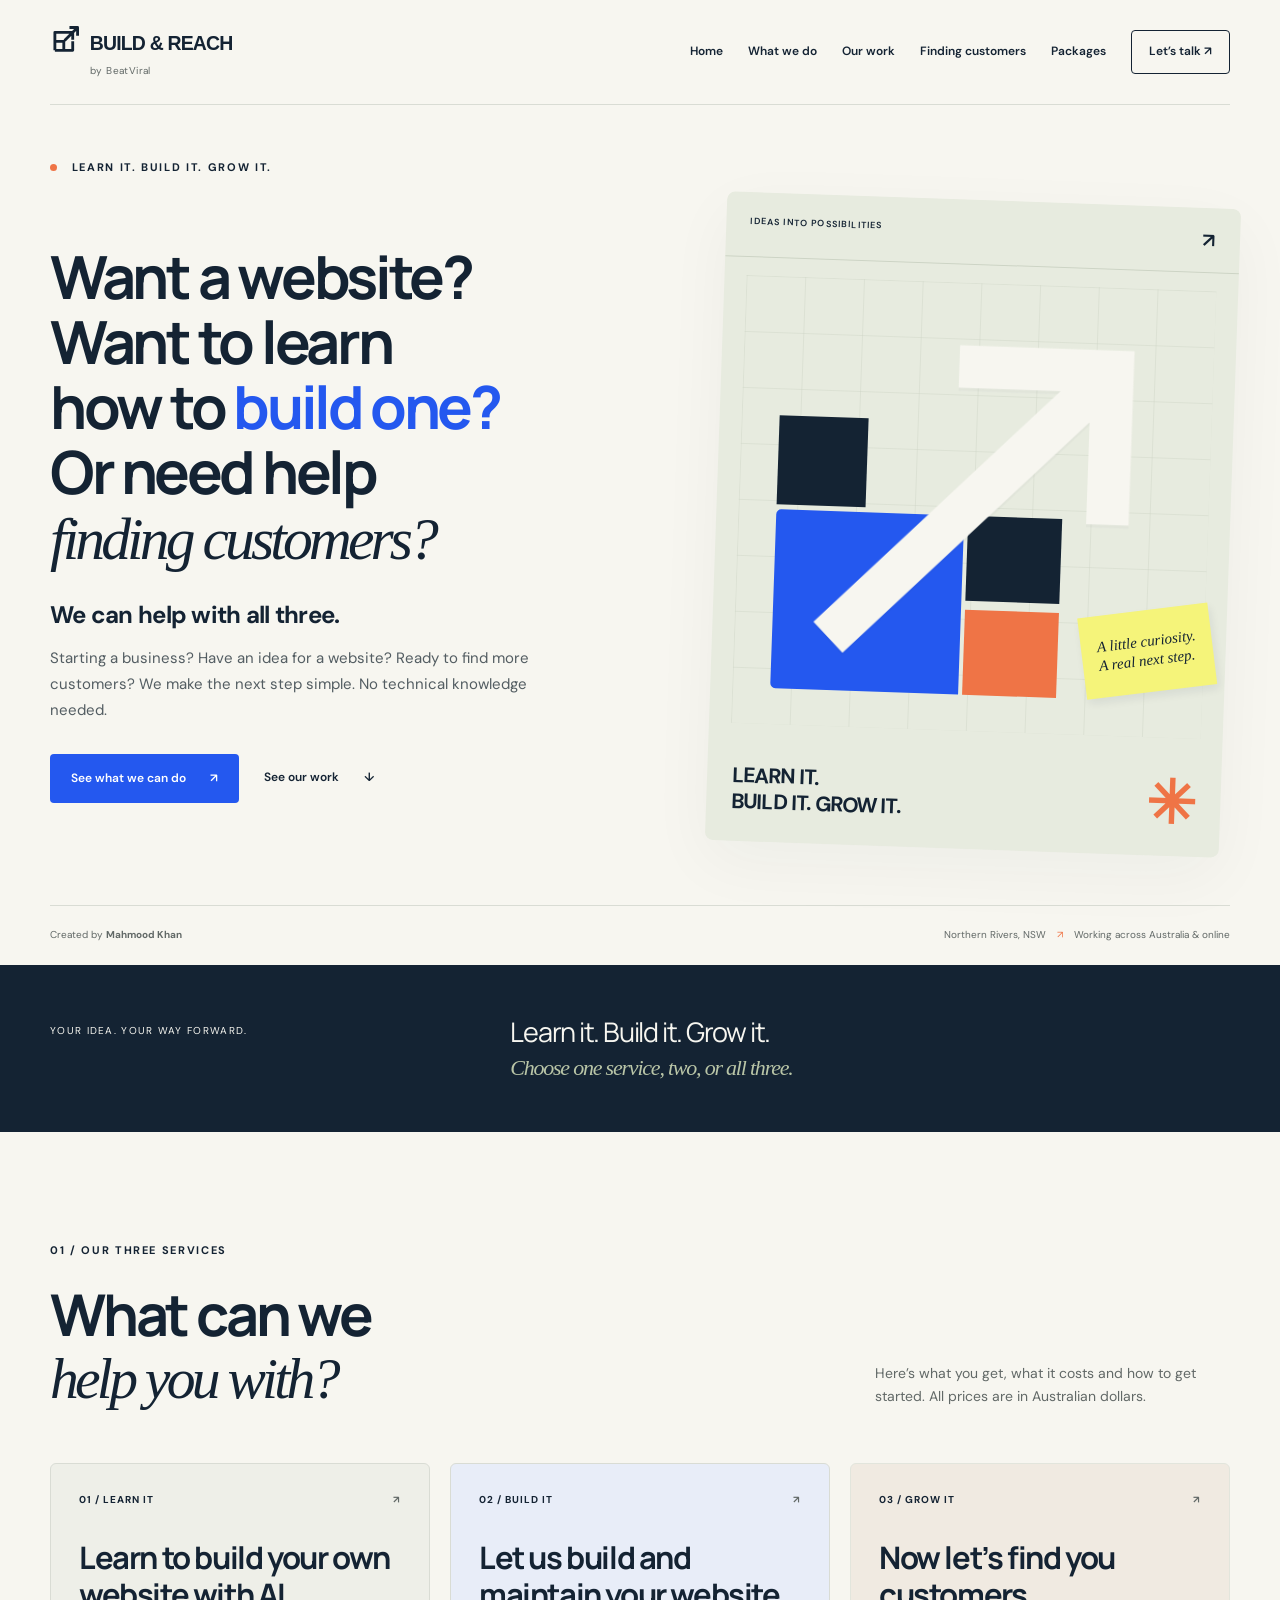
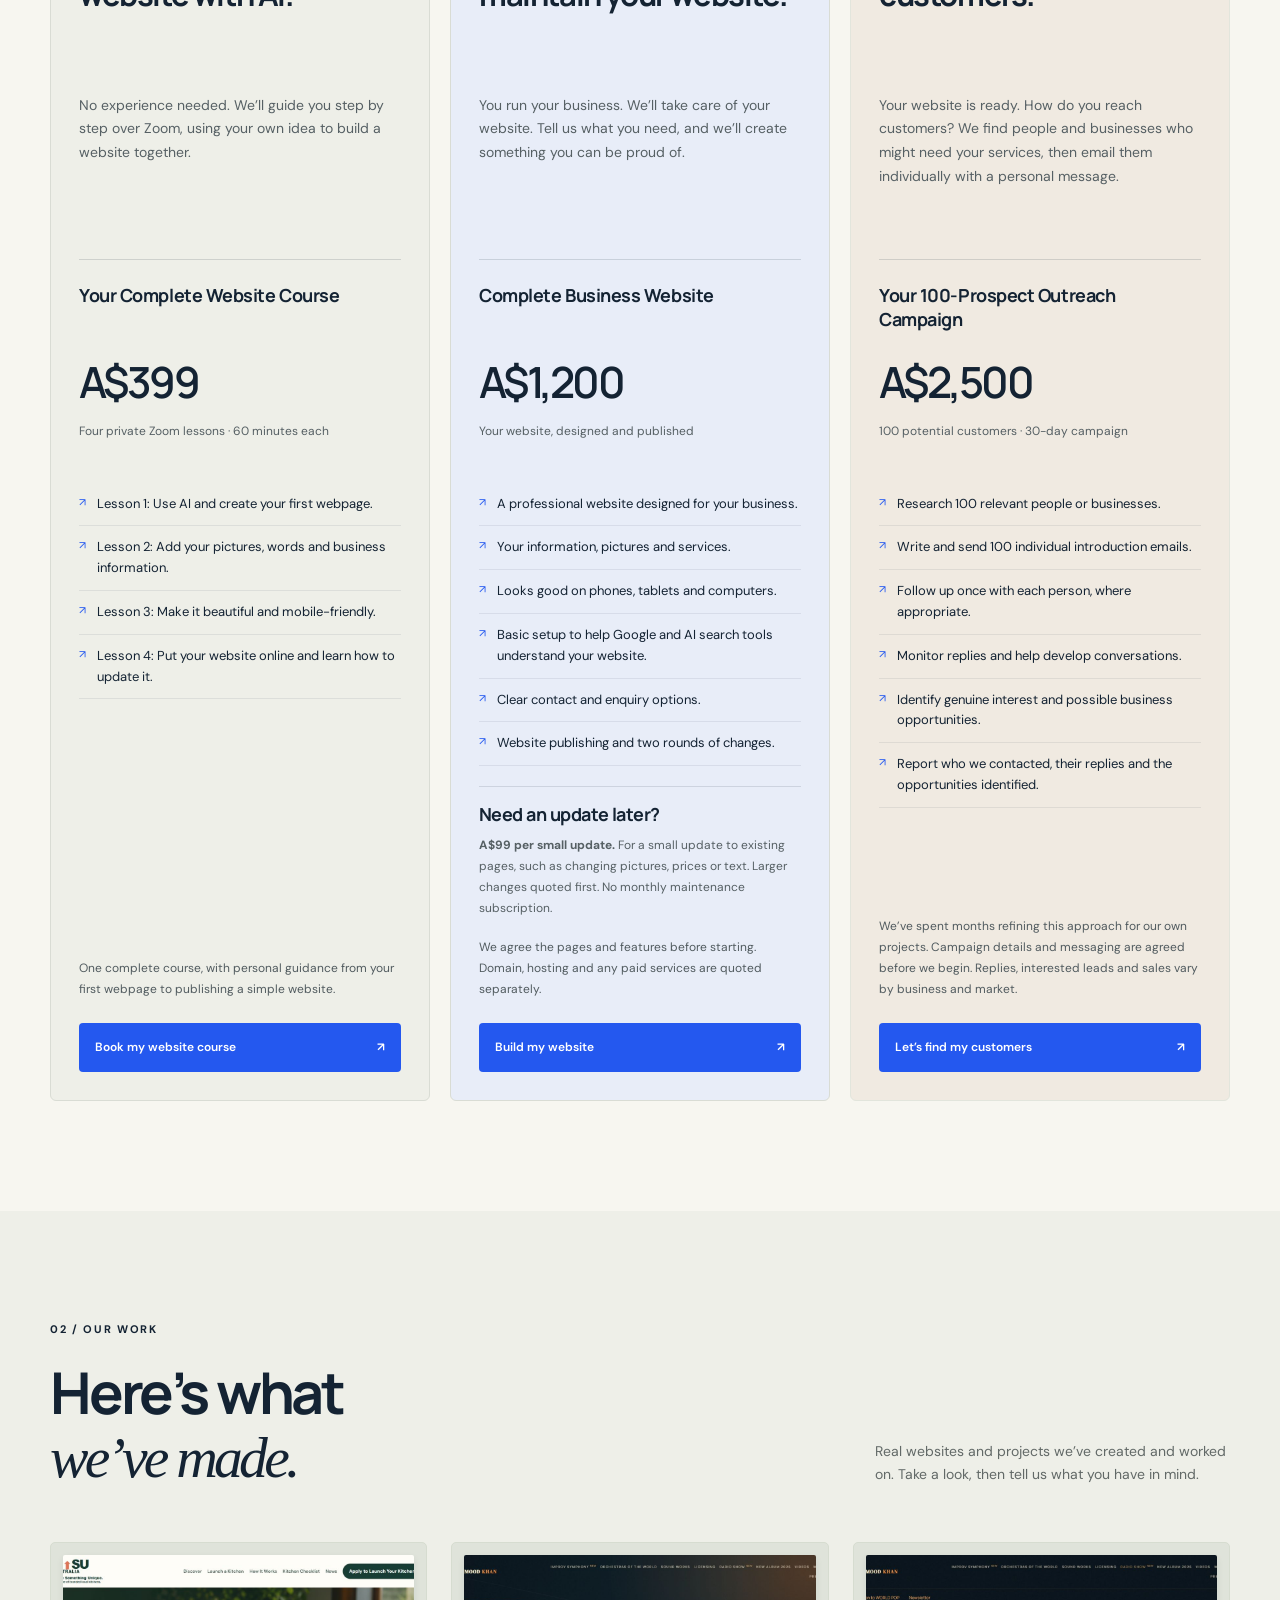
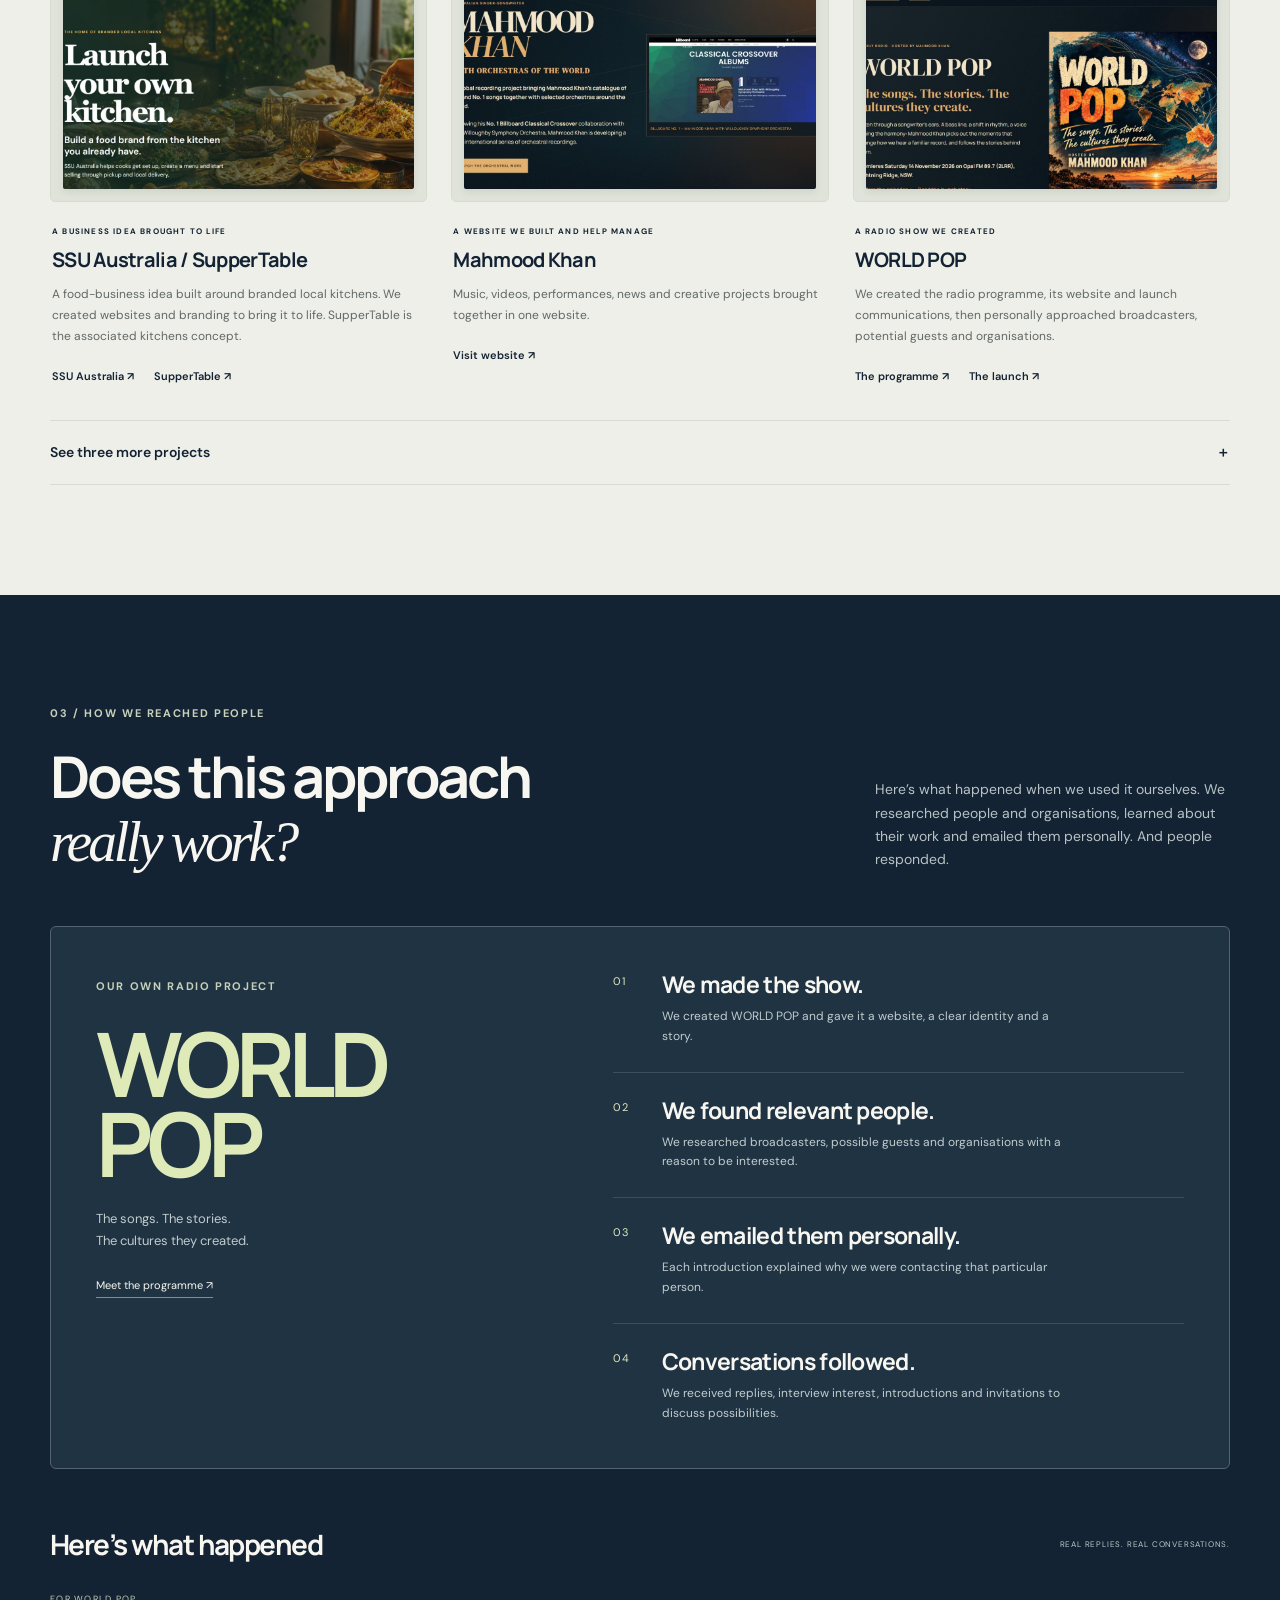
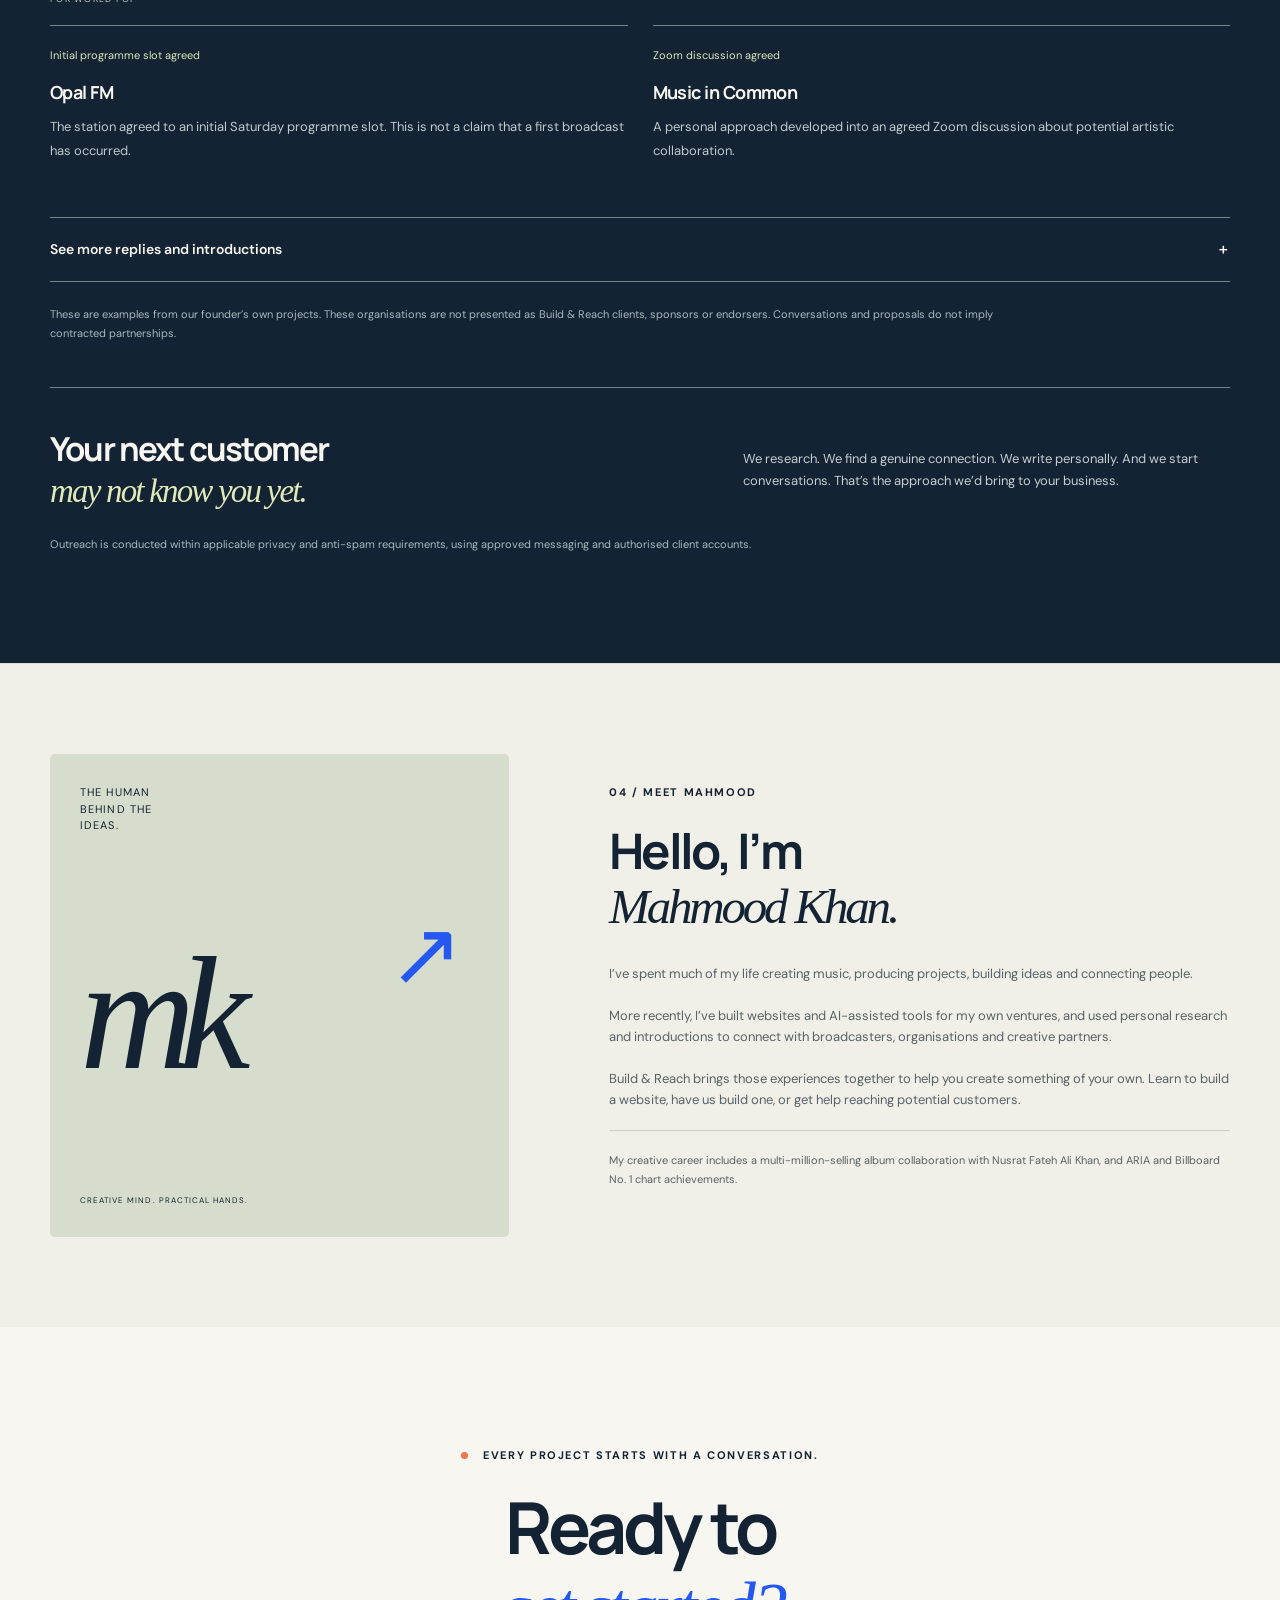
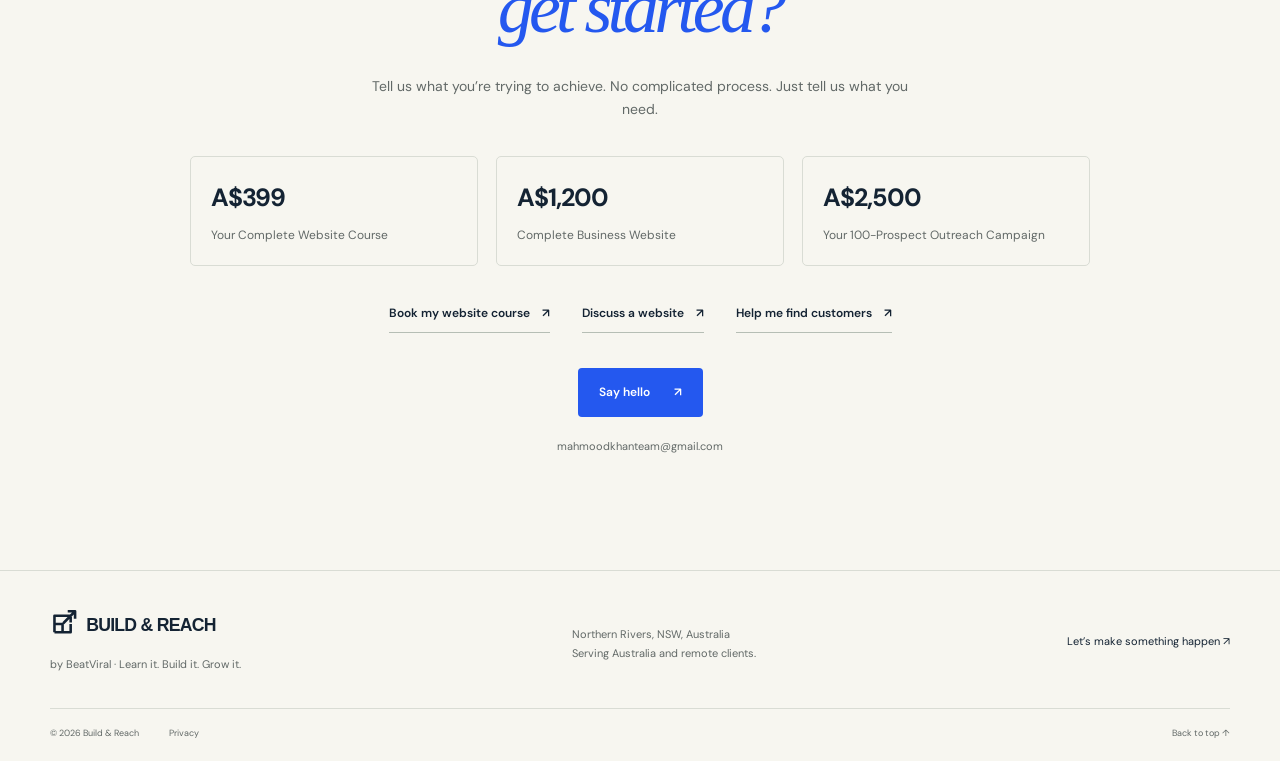
<file: index.html>
<!doctype html><html lang="en-AU"><head><meta charset="utf-8"><meta name="viewport" content="width=device-width,initial-scale=1"><meta name="theme-color" content="#f7f6f0"><title>Build & Reach | AI Website Training, Web Design & Business Outreach Australia</title><meta name="description" content="Learn to build your own website, let us build one for you, or get help finding customers. Clear packages. Northern Rivers, serving Australia and online."><link rel="canonical" href="https://beatviral.github.io/build-and-reach/"><meta property="og:type" content="website"><meta property="og:title" content="Build & Reach — Learn it. Build it. Grow it."><meta property="og:description" content="Practical AI lessons, thoughtful websites and meaningful business introductions."><meta property="og:url" content="https://beatviral.github.io/build-and-reach/"><meta property="og:image" content="https://beatviral.github.io/build-and-reach/assets/social.png"><meta name="twitter:card" content="summary_large_image"><meta name="twitter:title" content="Build & Reach"><meta name="twitter:description" content="Learn it. Build it. Grow it."><meta name="twitter:image" content="https://beatviral.github.io/build-and-reach/assets/social.png"><link rel="icon" href="assets/favicon.svg" type="image/svg+xml"><link rel="stylesheet" href="styles.css"><script src="app.js" defer></script><script type="application/ld+json">{"@context":"https://schema.org","@type":"ProfessionalService","name":"Build & Reach","url":"https://beatviral.github.io/build-and-reach/","image":"https://beatviral.github.io/build-and-reach/assets/social.png","email":"mahmoodkhanteam@gmail.com","founder":{"@type":"Person","name":"Mahmood Khan"},"areaServed":"Australia","address":{"@type":"PostalAddress","addressRegion":"NSW","addressCountry":"AU"},"description":"Personal AI education, website development and research-led business outreach."}</script></head><body><a class="skip" href="#main">Skip to content</a><header class="header wrap"><a href="#home" aria-label="Build and Reach home"><span class="brand-lockup"><img class="logo" src="assets/logo-dark.svg" width="285" height="44" alt="Build & Reach"><span>by BeatViral</span></span></a><button class="menu-toggle" aria-expanded="false" aria-controls="navigation">Menu <span>＋</span></button><nav id="navigation" aria-label="Main navigation"><a href="#home">Home</a><a href="#services">What we do</a><a href="#work">Our work</a><a href="#outreach">Finding customers</a><a href="#packages">Packages</a><a class="nav-contact" href="#contact">Let’s talk ↗</a></nav></header><main id="main"><section class="hero wrap" id="home"><div class="eyebrow"><span class="dot"></span> LEARN IT. BUILD IT. GROW IT.</div><div class="hero-grid"><div><h1>Want a website?<br>Want to learn<br>how to <span class="blue">build one?</span><br>Or need help<br><span class="serif">finding customers?</span></h1><p class="hero-answer">We can help with all three.</p><p class="hero-copy">Starting a business? Have an idea for a website? Ready to find more customers? We make the next step simple. No technical knowledge needed.</p><div class="hero-actions"><a class="button" href="#services">See what we can do <span>↗</span></a><a class="text-link" href="#work">See our work <span>↓</span></a></div></div><div class="hero-art" role="img" aria-label="Original illustration: structured building blocks connect with an outward arrow, representing learning, building and growth"><div class="art-top">IDEAS INTO POSSIBILITIES <span>↗</span></div><div class="art-grid"><div class="block b1"></div><div class="block b2"></div><div class="block b3"></div><div class="block b4"></div><svg viewBox="0 0 400 400" class="art-arrow" aria-hidden="true"><path d="M74 321 320 75M183 75h137v137" fill="none" stroke="#f7f6f0" stroke-width="38" stroke-linejoin="miter"/></svg><div class="art-sticker">A little curiosity.<br>A real next step.</div></div><div class="art-bottom"><span>LEARN IT.<br>BUILD IT. GROW IT.</span><span class="art-star">✳</span></div></div></div><div class="hero-foot"><p>Created by <strong>Mahmood Khan</strong></p><p>Northern Rivers, NSW <span>↗</span> Working across Australia & online</p></div></section><div class="manifesto"><div class="wrap"><span>YOUR IDEA. YOUR WAY FORWARD.</span><p>Learn it. Build it. Grow it.<br><em>Choose one service, two, or all three.</em></p></div></div><section class="section wrap" id="services"><div class="section-heading"><div><p class="eyebrow">01 / OUR THREE SERVICES</p><h2>What can we<br><span class="serif">help you with?</span></h2></div><p>Here’s what you get, what it costs and how to get started. All prices are in Australian dollars.</p></div><div id="packages" class="services simple-services"><article class="service package">
      <div class="card-top"><span>01 / LEARN IT</span><span aria-hidden="true">↗</span></div>
      <h3>Learn to build your own website with AI.</h3>
      <p class="service-intro">No experience needed. We’ll guide you step by step over Zoom, using your own idea to build a website together.</p>
      <div class="service-package"><h4>Your Complete Website Course</h4><div class="price">A$399</div><p class="price-unit">Four private Zoom lessons · 60 minutes each</p></div>
      <ul><li>Lesson 1: Use AI and create your first webpage.</li><li>Lesson 2: Add your pictures, words and business information.</li><li>Lesson 3: Make it beautiful and mobile-friendly.</li><li>Lesson 4: Put your website online and learn how to update it.</li></ul>
      <p class="package-note">One complete course, with personal guidance from your first webpage to publishing a simple website.</p>
      <a class="button" href="mailto:mahmoodkhanteam@gmail.com?subject=Book%20my%20website%20course">Book my website course<span aria-hidden="true">↗</span></a>
    </article><article class="service package">
      <div class="card-top"><span>02 / BUILD IT</span><span aria-hidden="true">↗</span></div>
      <h3>Let us build and maintain your website.</h3>
      <p class="service-intro">You run your business. We’ll take care of your website. Tell us what you need, and we’ll create something you can be proud of.</p>
      <div class="service-package"><h4>Complete Business Website</h4><div class="price">A$1,200</div><p class="price-unit">Your website, designed and published</p></div>
      <ul><li>A professional website designed for your business.</li><li>Your information, pictures and services.</li><li>Looks good on phones, tablets and computers.</li><li>Basic setup to help Google and AI search tools understand your website.</li><li>Clear contact and enquiry options.</li><li>Website publishing and two rounds of changes.</li></ul>
      <div class="update-offer"><h4>Need an update later?</h4><p><strong>A$99 per small update.</strong> For a small update to existing pages, such as changing pictures, prices or text. Larger changes quoted first. No monthly maintenance subscription.</p></div><p class="package-note">We agree the pages and features before starting. Domain, hosting and any paid services are quoted separately.</p>
      <a class="button" href="mailto:mahmoodkhanteam@gmail.com?subject=Build%20my%20website">Build my website<span aria-hidden="true">↗</span></a>
    </article><article class="service package">
      <div class="card-top"><span>03 / GROW IT</span><span aria-hidden="true">↗</span></div>
      <h3>Now let’s find you customers.</h3>
      <p class="service-intro">Your website is ready. How do you reach customers? We find people and businesses who might need your services, then email them individually with a personal message.</p>
      <div class="service-package"><h4>Your 100-Prospect Outreach Campaign</h4><div class="price">A$2,500</div><p class="price-unit">100 potential customers · 30-day campaign</p></div>
      <ul><li>Research 100 relevant people or businesses.</li><li>Write and send 100 individual introduction emails.</li><li>Follow up once with each person, where appropriate.</li><li>Monitor replies and help develop conversations.</li><li>Identify genuine interest and possible business opportunities.</li><li>Report who we contacted, their replies and the opportunities identified.</li></ul>
      <p class="package-note">We’ve spent months refining this approach for our own projects. Campaign details and messaging are agreed before we begin. Replies, interested leads and sales vary by business and market.</p>
      <a class="button" href="mailto:mahmoodkhanteam@gmail.com?subject=Discuss%20my%20100-prospect%20campaign">Let’s find my customers<span aria-hidden="true">↗</span></a>
    </article></div></section><section class="work-section" id="work"><div class="wrap section"><div class="section-heading"><div><p class="eyebrow">02 / OUR WORK</p><h2>Here’s what<br><span class="serif">we’ve made.</span></h2></div><p>Real websites and projects we’ve created and worked on. Take a look, then tell us what you have in mind.</p></div><div class="projects"><article class="project"><div class="project-art screenshot supper"><img src="assets/project-supper.jpg" width="1440" height="950" loading="lazy" decoding="async" alt="Screenshot of the supper project website"></div><div class="project-body"><p class="eyebrow">A BUSINESS IDEA BROUGHT TO LIFE</p><h3>SSU Australia / SupperTable</h3><p>A food-business idea built around branded local kitchens. We created websites and branding to bring it to life. SupperTable is the associated kitchens concept.</p><div class="project-links"><a href="https://ssuaustralia.com/" target="_blank" rel="noopener noreferrer">SSU Australia ↗</a><a href="https://beatviral.github.io/Suppertable/" target="_blank" rel="noopener noreferrer">SupperTable ↗</a></div></div></article><article class="project"><div class="project-art screenshot mahmood"><img src="assets/project-mahmood.jpg" width="1440" height="950" loading="lazy" decoding="async" alt="Screenshot of the mahmood project website"></div><div class="project-body"><p class="eyebrow">A WEBSITE WE BUILT AND HELP MANAGE</p><h3>Mahmood Khan</h3><p>Music, videos, performances, news and creative projects brought together in one website.</p><div class="project-links"><a href="https://mahmoodkhan.net/" target="_blank" rel="noopener noreferrer">Visit website ↗</a></div></div></article><article class="project"><div class="project-art screenshot world"><img src="assets/project-world.jpg" width="1440" height="950" loading="lazy" decoding="async" alt="Screenshot of the world project website"></div><div class="project-body"><p class="eyebrow">A RADIO SHOW WE CREATED</p><h3>WORLD POP</h3><p>We created the radio programme, its website and launch communications, then personally approached broadcasters, potential guests and organisations.</p><div class="project-links"><a href="https://mahmoodkhan.net/radio-show/" target="_blank" rel="noopener noreferrer">The programme ↗</a><a href="https://mahmoodkhan.net/radio-show/launch/" target="_blank" rel="noopener noreferrer">The launch ↗</a></div></div></article></div><details class="more-work"><summary>See three more projects <span aria-hidden="true">＋</span></summary><div class="projects"><article class="project"><div class="project-art screenshot encounters"><img src="assets/project-encounters.jpg" width="1440" height="950" loading="lazy" decoding="async" alt="Screenshot of the encounters project website"></div><div class="project-body"><p class="eyebrow">A WEBSITE FOR A LIVE-EVENT IDEA</p><h3>Producing Human Encounters</h3><p>A live-event idea with its own website and identity, bringing people together through conversation and shared experiences.</p><div class="project-links"><a href="https://producinghumanencounters.com/" target="_blank" rel="noopener noreferrer">Explore the project ↗</a></div></div></article><article class="project"><div class="project-art screenshot phatso"><img src="assets/project-phatso.jpg" width="1440" height="950" loading="lazy" decoding="async" alt="Screenshot of the phatso project website"></div><div class="project-body"><p class="eyebrow">A MUSIC PRODUCT AND ONLINE SHOP</p><h3>PHATSO Audio Plugins</h3><p>An original range of music-making tools, with branding, product information and an online shop.</p><div class="project-links"><a href="https://beatviral.github.io/Phatso/index.html" target="_blank" rel="noopener noreferrer">Explore PHATSO ↗</a></div></div></article><article class="project"><div class="project-art outreach" role="img" aria-label="Typographic project preview for OUTREACH MANIA"><span class="preview-label">PROJECT SPOTLIGHT</span><strong>OUTREACH MANIA</strong><span class="project-tag">Better research. Human connections.</span><span class="preview-arrow" aria-hidden="true">↗</span></div><div class="project-body"><p class="eyebrow">OUR OWN SOFTWARE PROJECT</p><h3>Outreach Mania</h3><p>Our own software project to help research potential customers, write personal introductions and manage business conversations. Still in development.</p><div class="project-links"><span class="status">In development</span></div></div></article></div></details></div></section><section class="outreach section" id="outreach"><div class="wrap"><p class="eyebrow">03 / HOW WE REACHED PEOPLE</p><div class="section-heading"><h2>Does this approach<br><span class="serif">really work?</span></h2><p>Here’s what happened when we used it ourselves. We researched people and organisations, learned about their work and emailed them personally. And people responded.</p></div><div class="case-intro"><div><span class="eyebrow">OUR OWN RADIO PROJECT</span><h3>WORLD<br>POP</h3><p>The songs. The stories.<br>The cultures they created.</p><a href="https://mahmoodkhan.net/radio-show/" target="_blank" rel="noopener noreferrer">Meet the programme ↗</a></div><ol class="steps"><li><h4>We made the show.</h4><p>We created WORLD POP and gave it a website, a clear identity and a story.</p></li><li><h4>We found relevant people.</h4><p>We researched broadcasters, possible guests and organisations with a reason to be interested.</p></li><li><h4>We emailed them personally.</h4><p>Each introduction explained why we were contacting that particular person.</p></li><li><h4>Conversations followed.</h4><p>We received replies, interview interest, introductions and invitations to discuss possibilities.</p></li></ol></div><div class="outcomes-heading"><h3>Here’s what happened</h3><span>REAL REPLIES. REAL CONVERSATIONS.</span></div><p class="outcome-label">FOR WORLD POP</p><div class="outcomes featured-outcomes"><article><span class="outcome-status">Initial programme slot agreed</span><h4>Opal FM</h4><p>The station agreed to an initial Saturday programme slot. This is not a claim that a first broadcast has occurred.</p></article><article><span class="outcome-status">Zoom discussion agreed</span><h4>Music in Common</h4><p>A personal approach developed into an agreed Zoom discussion about potential artistic collaboration.</p></article></div><details class="more-outcomes"><summary>See more replies and introductions <span aria-hidden="true">＋</span></summary><p class="outcome-label">MORE WORLD POP EXAMPLES</p><div class="outcomes separate"><article><span class="outcome-status">Submitted for consideration</span><h4>Community Radio Network</h4><p>A direct discussion with the national community radio distribution team, followed by submission of WORLD POP for consideration.</p></article><article><span class="outcome-status">Interview interest confirmed</span><h4>Allianz Australia</h4><p>Its communications team confirmed that a relevant brand and sponsorship leader was happy to participate in an interview about music and advertising creativity.</p></article></div><p class="outcome-label">FOR OTHER CREATIVE PROJECTS</p><div class="outcomes separate"><article><h4>Alannah & Madeline Foundation</h4><p>A direct discussion about a proposed charity concert led to referral of the proposal to senior leadership for internal consideration.</p></article><article><h4>Sydney Conservatorium of Music</h4><p>An intercultural orchestral concept led to introductions and discussions with relevant academic and strategic-relations contacts.</p></article></div></details><p class="disclaimer">These are examples from our founder’s own projects. These organisations are not presented as Build & Reach clients, sponsors or endorsers. Conversations and proposals do not imply contracted partnerships.</p><div class="approach"><h3>Your next customer<br><span>may not know you yet.</span></h3><p>We research. We find a genuine connection. We write personally. And we start conversations. That’s the approach we’d bring to your business.</p></div><p class="disclaimer">Outreach is conducted within applicable privacy and anti-spam requirements, using approved messaging and authorised client accounts.</p></div></section><section class="about-section"><div class="wrap about"><div class="about-graphic" aria-hidden="true"><span>THE HUMAN<br>BEHIND THE<br>IDEAS.</span><div>mk<span>↗</span></div><small>CREATIVE MIND. PRACTICAL HANDS.</small></div><div><p class="eyebrow">04 / MEET MAHMOOD</p><h2>Hello, I’m<br><span class="serif">Mahmood Khan.</span></h2><p>I’ve spent much of my life creating music, producing projects, building ideas and connecting people.</p><p>More recently, I’ve built websites and AI-assisted tools for my own ventures, and used personal research and introductions to connect with broadcasters, organisations and creative partners.</p><p>Build & Reach brings those experiences together to help you create something of your own. Learn to build a website, have us build one, or get help reaching potential customers.</p><p class="credibility">My creative career includes a multi-million-selling album collaboration with Nusrat Fateh Ali Khan, and ARIA and Billboard No. 1 chart achievements.</p></div></div></section><section class="contact section wrap" id="contact"><p class="eyebrow"><span class="dot"></span> EVERY PROJECT STARTS WITH A CONVERSATION.</p><h2>Ready to<br><span class="serif blue">get started?</span></h2><p>Tell us what you’re trying to achieve. No complicated process. Just tell us what you need.</p><div class="price-summary"><a href="mailto:mahmoodkhanteam@gmail.com?subject=Book%20my%20website%20course"><strong>A$399</strong><span>Your Complete Website Course</span></a><a href="mailto:mahmoodkhanteam@gmail.com?subject=Build%20my%20website"><strong>A$1,200</strong><span>Complete Business Website</span></a><a href="mailto:mahmoodkhanteam@gmail.com?subject=Discuss%20my%20100-prospect%20campaign"><strong>A$2,500</strong><span>Your 100-Prospect Outreach Campaign</span></a></div><div class="contact-options"><a class="text-link" href="mailto:mahmoodkhanteam@gmail.com?subject=Book%20my%20website%20course">Book my website course <span aria-hidden="true">↗</span></a><a class="text-link" href="mailto:mahmoodkhanteam@gmail.com?subject=Discuss%20a%20website">Discuss a website <span aria-hidden="true">↗</span></a><a class="text-link" href="mailto:mahmoodkhanteam@gmail.com?subject=Discuss%20my%20100-prospect%20campaign">Help me find customers <span aria-hidden="true">↗</span></a></div><a class="button" href="mailto:mahmoodkhanteam@gmail.com?subject=Hello%20Build%20and%20Reach">Say hello <span aria-hidden="true">↗</span></a><a class="email" href="mailto:mahmoodkhanteam@gmail.com">mahmoodkhanteam@gmail.com</a></section></main><footer><div class="wrap footer-top"><div><img src="assets/logo-dark.svg" width="285" height="44" alt="Build & Reach"><p>by BeatViral · Learn it. Build it. Grow it.</p></div><p>Northern Rivers, NSW, Australia<br>Serving Australia and remote clients.</p><a href="mailto:mahmoodkhanteam@gmail.com">Let’s make something happen ↗</a></div><div class="wrap footer-bottom"><span>© 2026 Build & Reach</span><a href="privacy.html">Privacy</a><a href="#home">Back to top ↑</a></div></footer></body></html>
</file>
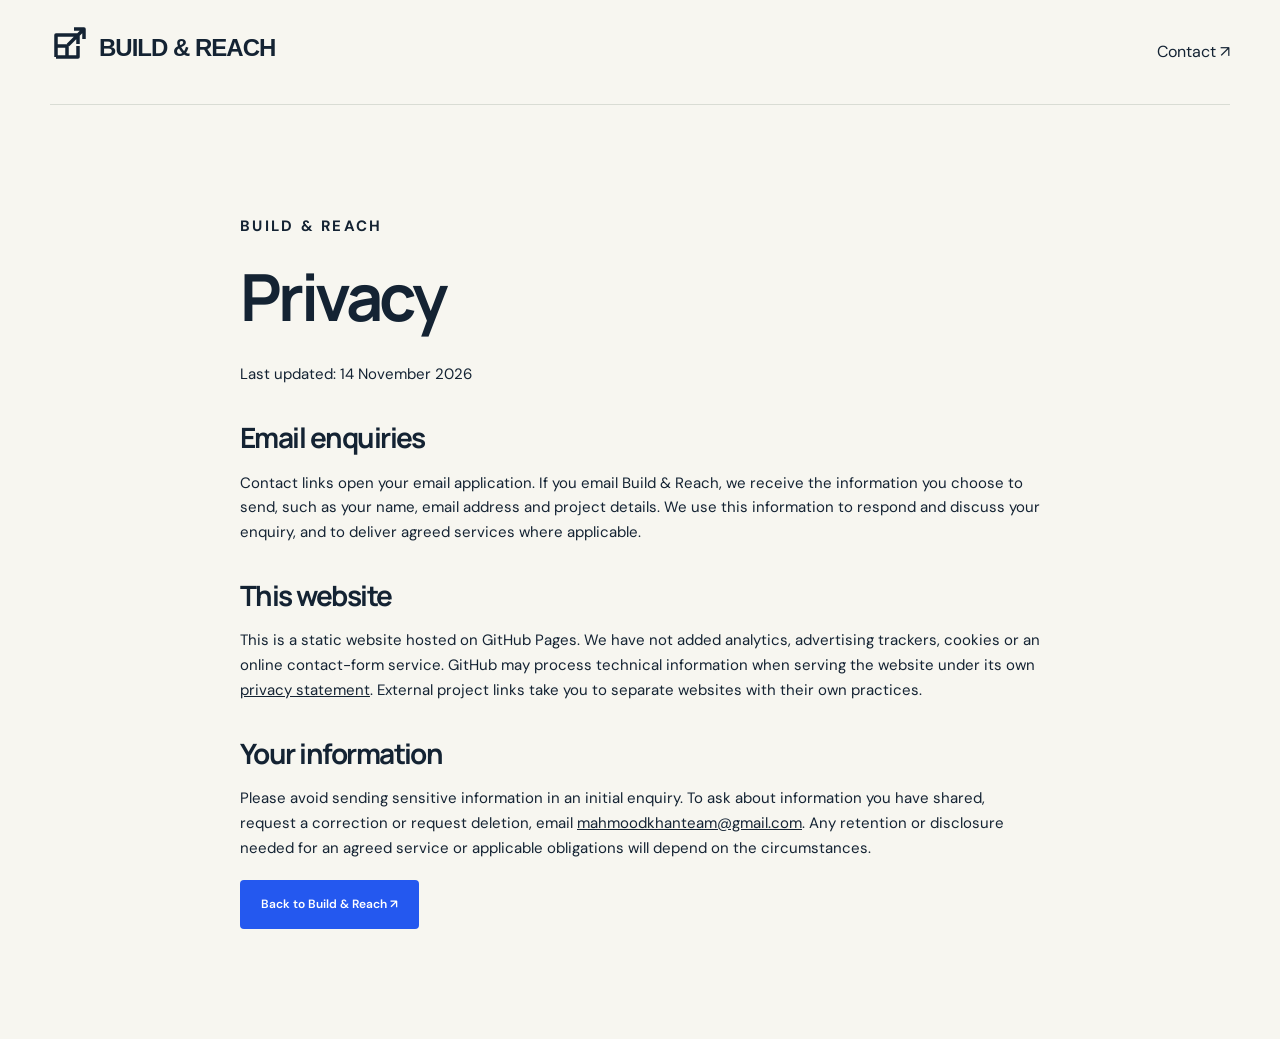
<file: privacy.html>
<!doctype html><html lang="en-AU"><head><meta charset="utf-8"><meta name="viewport" content="width=device-width,initial-scale=1"><title>Privacy | Build & Reach</title><meta name="description" content="How Build & Reach handles email enquiries and website information."><link rel="canonical" href="https://beatviral.github.io/build-and-reach/privacy.html"><link rel="icon" href="assets/favicon.svg"><link rel="stylesheet" href="styles.css"></head><body><header class="wrap header"><a href="index.html"><img src="assets/logo-dark.svg" width="285" height="44" alt="Build & Reach"></a><a href="index.html#contact">Contact ↗</a></header><main class="wrap section privacy"><p class="eyebrow">BUILD & REACH</p><h1>Privacy</h1><p>Last updated: 14 November 2026</p><h2>Email enquiries</h2><p>Contact links open your email application. If you email Build & Reach, we receive the information you choose to send, such as your name, email address and project details. We use this information to respond and discuss your enquiry, and to deliver agreed services where applicable.</p><h2>This website</h2><p>This is a static website hosted on GitHub Pages. We have not added analytics, advertising trackers, cookies or an online contact-form service. GitHub may process technical information when serving the website under its own <a href="https://docs.github.com/en/site-policy/privacy-policies/github-general-privacy-statement" target="_blank" rel="noopener noreferrer">privacy statement</a>. External project links take you to separate websites with their own practices.</p><h2>Your information</h2><p>Please avoid sending sensitive information in an initial enquiry. To ask about information you have shared, request a correction or request deletion, email <a href="mailto:mahmoodkhanteam@gmail.com">mahmoodkhanteam@gmail.com</a>. Any retention or disclosure needed for an agreed service or applicable obligations will depend on the circumstances.</p><a class="button" href="index.html">Back to Build & Reach ↗</a></main></body></html>
</file>
<file: styles.css>
@font-face {
  font-family: 'DM Sans';
  font-style: normal;
  font-weight: 400;
  font-display: swap;
  src: url(assets/font-0.ttf) format('truetype');
}
@font-face {
  font-family: 'DM Sans';
  font-style: normal;
  font-weight: 500;
  font-display: swap;
  src: url(assets/font-1.ttf) format('truetype');
}
@font-face {
  font-family: 'DM Sans';
  font-style: normal;
  font-weight: 600;
  font-display: swap;
  src: url(assets/font-2.ttf) format('truetype');
}
@font-face {
  font-family: 'DM Sans';
  font-style: normal;
  font-weight: 700;
  font-display: swap;
  src: url(assets/font-3.ttf) format('truetype');
}
@font-face {
  font-family: 'DM Sans';
  font-style: normal;
  font-weight: 800;
  font-display: swap;
  src: url(assets/font-4.ttf) format('truetype');
}
@font-face {
  font-family: 'Manrope';
  font-style: normal;
  font-weight: 400;
  font-display: swap;
  src: url(assets/font-5.ttf) format('truetype');
}
@font-face {
  font-family: 'Manrope';
  font-style: normal;
  font-weight: 500;
  font-display: swap;
  src: url(assets/font-6.ttf) format('truetype');
}
@font-face {
  font-family: 'Manrope';
  font-style: normal;
  font-weight: 600;
  font-display: swap;
  src: url(assets/font-7.ttf) format('truetype');
}
@font-face {
  font-family: 'Manrope';
  font-style: normal;
  font-weight: 700;
  font-display: swap;
  src: url(assets/font-8.ttf) format('truetype');
}
@font-face {
  font-family: 'Manrope';
  font-style: normal;
  font-weight: 800;
  font-display: swap;
  src: url(assets/font-9.ttf) format('truetype');
}

:root{--paper:#f7f6f0;--ink:#142333;--blue:#2458ef;--orange:#ef7446;--muted:#626967;--line:#d9dcd4;--card:#eeefe8;--radius:8px}*{box-sizing:border-box}html{scroll-behavior:smooth;scroll-padding-top:35px}body{margin:0;background:var(--paper);color:var(--ink);font-family:'DM Sans',Arial,sans-serif;font-size:16px;line-height:1.65}a{color:inherit;text-decoration:none}button{font:inherit}a,button{-webkit-tap-highlight-color:transparent}a:focus-visible,button:focus-visible{outline:3px solid var(--blue);outline-offset:6px}a:hover{color:var(--blue)}img{max-width:100%;height:auto}p{margin:0 0 20px}h1,h2,h3,h4{font-family:Manrope,Arial,sans-serif;line-height:1.09;letter-spacing:-.055em;margin:0;font-weight:650}h2{font-size:clamp(40px,4.5vw,66px)}h3{font-size:29px}h4{font-size:21px;letter-spacing:-.03em}.wrap{width:min(1280px,calc(100% - 100px));margin:auto}.section{padding-top:110px;padding-bottom:110px}.eyebrow{font-size:11px;letter-spacing:.15em;font-weight:700;line-height:1.5;margin-bottom:24px}.blue{color:var(--blue)}.orange{color:var(--orange)}.serif{font-family:Georgia,serif;font-weight:400;font-style:italic;letter-spacing:-.065em}.dot{display:inline-block;width:7px;height:7px;border-radius:50%;background:var(--orange);margin-right:10px}.header{min-height:105px;display:flex;align-items:center;justify-content:space-between;border-bottom:1px solid var(--line);gap:30px}.logo{width:231px;display:block}.header nav{display:flex;align-items:center;gap:25px;font-size:12px;font-weight:600}.nav-contact{border:1px solid var(--ink);padding:11px 17px;border-radius:4px}.menu-toggle{display:none}.skip{position:fixed;top:-70px;left:10px;padding:10px;background:white;z-index:100}.skip:focus{top:10px}.hero{padding-top:54px}.hero-grid{display:grid;grid-template-columns:1.15fr 1fr;gap:75px;align-items:center}.hero h1{font-size:clamp(55px,6.35vw,91px);line-height:.99;letter-spacing:-.065em;font-weight:650}.hero-copy{max-width:510px;margin-top:30px;font-size:15px;color:#535d62;line-height:1.75}.hero-actions{display:flex;align-items:center;gap:25px;flex-wrap:wrap;margin-top:30px}.button{display:inline-flex;align-items:center;justify-content:space-between;gap:24px;background:var(--blue);color:white;padding:16px 21px;border-radius:4px;font-size:12px;font-weight:600;line-height:1.4;transition:background .2s,transform .2s}.button:hover{color:white;background:#163ec0;transform:translateY(-2px)}.text-link{display:inline-flex;align-items:center;gap:25px;font-weight:600;font-size:12px}.hero-art{background:#e7ebdf;border-radius:8px;overflow:hidden;transform:rotate(2deg);box-shadow:0 20px 65px #1423330b;margin-top:-20px}.art-top{display:flex;justify-content:space-between;padding:22px 24px;font-size:9px;letter-spacing:.13em;font-weight:600;border-bottom:1px solid #cdd4c5}.art-top span{font-size:20px;line-height:1}.art-grid{position:relative;aspect-ratio:1.05;background-image:linear-gradient(#cdd4c570 1px,transparent 1px),linear-gradient(90deg,#cdd4c570 1px,transparent 1px);background-size:12.5% 12.5%;margin:18px 22px}.block{position:absolute;background:var(--blue);width:40%;height:40%}.b1{left:8%;bottom:8%;border-radius:5px 0 0 5px}.b2{left:8%;bottom:49%;width:19%;height:20%;background:#142333}.b3{left:49%;bottom:8%;width:20%;height:19%;background:var(--orange)}.b4{left:49%;bottom:29%;width:20%;height:19%;background:#142333}.art-arrow{position:absolute;width:100%;height:100%;filter:drop-shadow(0 3px 0 #14233308)}.art-sticker{position:absolute;right:-2%;bottom:10%;background:#f5f47a;color:#142333;transform:rotate(-9deg);padding:22px 16px;font-size:15px;line-height:1.25;font-family:Georgia,serif;font-style:italic;box-shadow:2px 5px 8px #14233312}.art-bottom{padding:18px 25px 22px;display:flex;justify-content:space-between;align-items:center;font-size:21px;font-weight:700;letter-spacing:-.04em;line-height:1.2}.art-star{color:var(--orange);font-size:60px;line-height:1}.hero-foot{display:flex;justify-content:space-between;gap:20px;border-top:1px solid var(--line);margin-top:57px;padding:21px 0;font-size:10px;color:var(--muted)}.hero-foot p{margin:0}.hero-foot span{margin:0 8px;color:var(--orange)}.manifesto{background:var(--ink);color:var(--paper);padding:50px 0}.manifesto .wrap{display:flex;justify-content:space-between;align-items:flex-start;gap:40px}.manifesto span{font-size:10px;letter-spacing:.13em;padding-top:8px}.manifesto p{font-family:Manrope,Arial,sans-serif;font-size:34px;line-height:1.25;letter-spacing:-.045em;margin:0;width:61%}.manifesto em{color:#b9c5a7;font-family:Georgia,serif;font-weight:400}.section-heading{display:flex;justify-content:space-between;align-items:flex-end;gap:60px;margin-bottom:52px}.section-heading>p{width:355px;color:var(--muted);font-size:14px;margin:0 0 3px}.services{display:grid;grid-template-columns:repeat(3,1fr);gap:18px}.service{padding:29px;background:#eeefe8;border:1px solid #e2e5dc;border-radius:var(--radius);display:flex;flex-direction:column}.service:nth-child(2){background:#e8edf8}.service:nth-child(3){background:#f0eae1}.card-top{display:flex;justify-content:space-between;font-size:10px;letter-spacing:.1em;font-weight:700}.card-top span:last-child{color:var(--muted)}.service-symbol{font-size:42px;color:var(--blue);margin:20px 0 24px;line-height:1}.service h3{margin-bottom:22px;font-size:33px}.service p{font-size:13px;color:#566064;line-height:1.75}.service ul,.package ul{list-style:none;padding:0;margin:0 0 30px}.service li,.package li{font-size:12px;border-bottom:1px solid #14233314;padding:9px 0 9px 18px;position:relative;line-height:1.6}.service li:before,.package li:before{content:'↗';position:absolute;left:0;color:var(--blue);font-size:11px}.service .text-link{margin-top:auto;padding-top:18px;border-top:1px solid #14233322}.service-note{font-size:12px;color:var(--muted);max-width:800px;margin:25px 0 0}.work-section{background:#eeefe8}.projects{display:grid;grid-template-columns:repeat(3,1fr);gap:38px 24px}.project-art{aspect-ratio:1.45;border-radius:5px;padding:24px;position:relative;display:flex;flex-direction:column;justify-content:center;overflow:hidden}.preview-label{position:absolute;left:23px;top:20px;letter-spacing:.12em;font-size:8px;opacity:.7}.project-art strong{font-size:30px;line-height:.98;letter-spacing:-.05em;max-width:90%;font-family:Manrope,Arial,sans-serif}.project-tag{font-size:11px;margin-top:14px;max-width:75%}.preview-arrow{position:absolute;right:19px;bottom:12px;font-size:29px}.supper{background:#e2bf92;color:#402d27}.supper strong{font-family:Georgia,serif;font-weight:400;font-size:34px}.mahmood{background:#202c32;color:#e9d6b8}.mahmood strong{font-size:48px;font-weight:400}.encounters{background:#dee3ce;color:#334532}.encounters strong{font-family:Georgia,serif;font-weight:400;font-style:italic;font-size:35px}.world{background:#2858ed;color:#e9f0ce}.world strong{font-size:58px;font-weight:800;max-width:220px}.phatso{background:#242524;color:#f0a768}.phatso strong{font-size:56px;letter-spacing:-.075em}.outreach{background:#dfe8ed}.project-art.outreach{background:#e7deda;color:#6d3933}.project-art.outreach strong{font-size:36px}.project-body{padding:23px 2px 0}.project-body .eyebrow{font-size:8px;margin-bottom:12px}.project-body h3{font-size:20px;letter-spacing:-.035em;margin-bottom:13px}.project-body p:not(.eyebrow){font-size:12px;color:#626967;line-height:1.75}.project-links{display:flex;gap:20px;font-size:11px;font-weight:600}.status{font-weight:500;color:#6a655e}.outreach.section{background:var(--ink);color:var(--paper)}.outreach .eyebrow{color:#c6d0ba}.outreach .section-heading>p{color:#b8c2c5}.case-intro{display:grid;grid-template-columns:1fr 1.25fr;gap:60px;padding:45px;background:#203343;border:1px solid #526373;border-radius:6px}.case-intro h3{font-size:89px;line-height:.9;color:#dfeab9;letter-spacing:-.07em;margin:25px 0}.case-intro h3 span{font-size:20px;vertical-align:top}.case-intro p{font-size:13px;color:#c1cccd}.case-intro a{font-size:11px;border-bottom:1px solid #7c8f94;padding-bottom:5px}.steps{list-style:none;counter-reset:steps;margin:0;padding:0}.steps li{counter-increment:steps;position:relative;padding:0 0 25px 49px;border-bottom:1px solid #ffffff20;margin-bottom:25px}.steps li:before{content:'0' counter(steps);position:absolute;left:0;top:0;color:#dfeab9;font-size:11px;letter-spacing:.1em}.steps li:last-child{margin:0;padding-bottom:0;border:0}.steps h4{font-size:23px;margin-bottom:10px}.steps p{font-size:12px;margin:0;max-width:400px}.outcomes-heading{margin-top:60px;display:flex;justify-content:space-between;align-items:center}.outcomes-heading h3{font-size:28px}.outcomes-heading span{font-size:8px;letter-spacing:.1em;color:#bdc9ca}.outcome-label{font-size:9px;letter-spacing:.14em;color:#c3ceba;margin:32px 0 18px}.outcomes{display:grid;grid-template-columns:repeat(4,1fr);gap:25px}.outcomes article{border-top:1px solid #73838b;padding-top:20px}.outcome-status{color:#d8e6b7;font-size:9px;display:block;margin-bottom:17px}.outcomes h4{font-size:18px;line-height:1.25;letter-spacing:-.03em;margin-bottom:12px}.outcomes p{font-size:11px;color:#bec9cb;line-height:1.8}.outcomes.separate{grid-template-columns:1fr 1fr}.disclaimer{font-size:10px;color:#a8b7bd;margin:23px 0 0;max-width:980px}.approach{border-top:1px solid #73838b;margin-top:45px;padding-top:40px;display:grid;grid-template-columns:1.3fr 1fr;gap:60px;align-items:center}.approach h3{font-size:33px;line-height:1.25}.approach h3 span{font-family:Georgia,serif;font-weight:400;font-style:italic;color:#dfeab9}.approach p{color:#c4ced0;font-size:13px;margin:0}.packages{display:grid;grid-template-columns:repeat(4,1fr);gap:15px}.package{border:1px solid var(--line);border-radius:6px;padding:24px 22px;display:flex;flex-direction:column}.package:last-child{background:#e6ecd9;border-color:#b6c3a8}.package h3{font-size:23px;line-height:1.2;min-height:83px;letter-spacing:-.045em}.package .eyebrow{font-size:9px;color:var(--blue)}.price{font-family:Manrope,Arial,sans-serif;font-size:37px;font-weight:600;letter-spacing:-.06em;margin-top:10px}.price-unit{font-size:10px;color:var(--muted);margin:0 0 25px}.package li{font-size:11px}.package-note{font-size:10px;color:var(--muted);line-height:1.8;margin-top:auto;margin-bottom:22px}.package .button{font-size:10px;padding:14px 12px;gap:8px}.about-section{border-top:1px solid var(--line);padding:90px 0;background:#f0efe8}.about{display:grid;grid-template-columns:.85fr 1.15fr;gap:100px;align-items:center}.about-graphic{background:#d6ddcd;border-radius:5px;padding:30px;aspect-ratio:.95;display:flex;flex-direction:column;justify-content:space-between}.about-graphic>span{font-size:11px;letter-spacing:.1em;line-height:1.5}.about-graphic>div{font-family:Georgia,serif;font-style:italic;font-size:160px;line-height:1;letter-spacing:-.1em;position:relative}.about-graphic>div span{position:absolute;font-family:Arial,sans-serif;font-style:normal;font-size:90px;color:var(--blue);right:8%;top:-25px}.about-graphic small{font-size:8px;letter-spacing:.13em}.about h2{font-size:49px;margin-bottom:30px}.about p:not(.eyebrow){font-size:13px;color:#596369}.about .credibility{border-top:1px solid #cbd0c5;padding-top:20px;font-size:11px!important}.contact{text-align:center;padding-top:120px;padding-bottom:115px}.contact h2{font-size:clamp(43px,5.6vw,80px);margin-bottom:28px}.contact>p:not(.eyebrow){max-width:550px;margin:0 auto 35px;font-size:14px;color:var(--muted)}.contact-options{display:flex;justify-content:center;gap:32px;margin-bottom:35px;flex-wrap:wrap}.contact-options a{font-size:12px;gap:12px;border-bottom:1px solid #b6beb5;padding-bottom:8px}.email{display:block;font-size:11px;margin-top:20px;color:var(--muted)}footer{border-top:1px solid var(--line)}.footer-top{display:flex;justify-content:space-between;align-items:center;gap:35px;padding-top:38px;padding-bottom:35px}.footer-top img{width:210px}.footer-top p{font-size:11px;color:var(--muted);margin:5px 0 0}.footer-top>a{font-size:11px}.footer-bottom{display:flex;gap:30px;border-top:1px solid var(--line);font-size:9px;color:var(--muted);padding-top:17px;padding-bottom:20px}.footer-bottom a:last-child{margin-left:auto}.privacy{max-width:800px}.privacy h1{font-size:65px;margin-bottom:30px}.privacy h2{font-size:28px;margin:35px 0 18px}.privacy p{font-size:15px}.privacy p a{text-decoration:underline}
@media(min-width:1500px){.hero-grid{gap:120px}.hero h1{font-size:96px}.hero-art{max-width:510px}}@media(max-width:1100px){.wrap{width:calc(100% - 64px)}.header nav{gap:15px;font-size:10px}.logo{width:195px}.hero-grid{gap:40px}.hero h1{font-size:72px}.hero-copy{font-size:13px}.hero-actions{gap:20px}.services{gap:12px}.service{padding:23px}.service h3{font-size:27px}.packages{grid-template-columns:repeat(2,1fr)}.package h3{min-height:55px}.outcomes{grid-template-columns:repeat(2,1fr)}.about{gap:60px}.about h2{font-size:40px}.project-art strong{font-size:28px}.world strong,.phatso strong{font-size:43px}.mahmood strong{font-size:35px}}@media(max-width:760px){.wrap{width:calc(100% - 40px)}.header{min-height:83px;position:relative}.logo{width:204px}.menu-toggle{display:flex;gap:15px;align-items:center;border:0;background:none;padding:10px 0;font-size:12px}.header nav{display:none;position:absolute;top:82px;left:-20px;right:-20px;background:var(--paper);padding:25px;z-index:20;box-shadow:0 15px 15px #14233310;font-size:15px}.header nav.open{display:flex;flex-direction:column;align-items:stretch}.header nav a{padding:7px}.nav-contact{border:0}.hero{padding-top:34px}.hero .eyebrow{font-size:9px}.hero-grid{grid-template-columns:1fr;gap:55px}.hero h1{font-size:clamp(53px,11vw,82px);line-height:1}.hero-copy{font-size:14px;max-width:540px}.hero-art{width:85%;max-width:420px;justify-self:center;margin:0 0 15px}.hero-foot{margin-top:28px;flex-direction:column;gap:6px;font-size:9px}.manifesto{padding:35px 0}.manifesto .wrap{display:block}.manifesto p{font-size:29px;width:auto;margin-top:25px}.manifesto span{font-size:9px}.section{padding-top:70px;padding-bottom:70px}.section-heading{display:block;margin-bottom:35px}.section-heading>p{width:auto;max-width:450px;margin-top:25px;font-size:13px}h2{font-size:44px}.services{grid-template-columns:1fr;gap:18px}.service{padding:28px}.service h3{font-size:34px}.service-symbol{margin:20px 0}.service p{max-width:520px}.services li{font-size:13px}.projects{grid-template-columns:repeat(2,1fr);gap:32px 18px}.project-art{padding:17px;aspect-ratio:1.1}.project-art strong{font-size:23px}.preview-label{left:17px;top:15px;font-size:6px}.project-tag{font-size:9px;max-width:90%}.world strong,.phatso strong{font-size:35px}.mahmood strong{font-size:30px}.project-body h3{font-size:19px}.project-body p:not(.eyebrow){font-size:11px}.project-links{flex-wrap:wrap;gap:8px 15px;font-size:10px}.project-body .eyebrow{font-size:7px}.case-intro{grid-template-columns:1fr;padding:28px;gap:40px}.case-intro h3{font-size:82px}.outcomes-heading{display:block}.outcomes-heading span{display:block;margin-top:12px}.outcomes{gap:20px}.outcomes h4{font-size:17px}.outcomes.separate{grid-template-columns:1fr}.approach{grid-template-columns:1fr;gap:25px}.approach h3{font-size:29px}.about{grid-template-columns:1fr;gap:40px}.about-graphic{max-width:400px;aspect-ratio:1.15}.about-graphic>div{font-size:145px}.about h2{font-size:44px}.about-section{padding:60px 0}.contact{padding-top:80px;padding-bottom:80px}.contact-options{gap:18px}.contact .eyebrow{font-size:8px}.footer-top{flex-wrap:wrap;gap:25px}.footer-top p{font-size:10px}.footer-top>a{font-size:10px}.footer-top img{width:190px}}@media(max-width:420px){.wrap{width:calc(100% - 36px)}.hero h1{font-size:55px}.hero-actions{gap:22px}.hero-actions .button{font-size:11px}.hero-art{width:92%}.art-sticker{font-size:13px;padding:16px}.art-bottom{font-size:18px}.projects{grid-template-columns:1fr}.project-art{aspect-ratio:1.6;padding:25px}.project-art strong{font-size:36px;max-width:80%}.world strong,.phatso strong{font-size:54px}.project-body .eyebrow{font-size:8px}.project-body p:not(.eyebrow){font-size:12px}.packages{grid-template-columns:1fr}.package{padding:27px}.package h3{min-height:0;margin-bottom:20px}.package li{font-size:12px}.package-note{font-size:11px}.package .button{font-size:12px}.outcomes{grid-template-columns:1fr}.contact-options{flex-direction:column;align-items:center}.contact h2{font-size:44px}.footer-bottom{gap:20px}}@media(prefers-reduced-motion:reduce){html{scroll-behavior:auto}*{transition:none!important}}
.project-art.screenshot{padding:12px;background:#dfe3da;display:block;aspect-ratio:1.45;border:1px solid #d6dcd0}.project-art.screenshot img{display:block;width:100%;height:100%;object-fit:cover;object-position:top;border-radius:2px;box-shadow:0 3px 7px #14233315;transition:transform .3s}.project:hover .screenshot img{transform:translateY(-3px)}
/* Clear offers: one package in each service block. */
.brand-lockup{display:flex;flex-direction:column;gap:2px}.brand-lockup>span{font-size:10px;color:var(--muted);letter-spacing:.04em;margin-left:40px}.hero h1{font-size:clamp(42px,4.65vw,67px);line-height:1.09;letter-spacing:-.055em}.hero-answer{font-size:24px;font-weight:650;letter-spacing:-.03em;margin:24px 0 10px}.hero-copy{margin-top:0}.hero-art{margin-top:0}.manifesto p{font-size:27px}.manifesto p em{font-size:22px}.simple-services{gap:20px;scroll-margin-top:30px}.simple-services .service{padding:28px;min-width:0}.simple-services .service h3{font-size:31px;margin:30px 0 20px;min-height:135px}.simple-services .service-intro{font-size:14px;min-height:145px;line-height:1.7}.service-package{border-top:1px solid #14233325;padding-top:23px;margin-bottom:12px}.service-package h4{font-size:18px;min-height:50px;line-height:1.35;letter-spacing:-.025em}.simple-services .price{font-size:43px;margin-top:14px}.simple-services .price-unit{font-size:12px;min-height:40px;margin:3px 0 10px}.simple-services li{font-size:13px;padding:11px 0 11px 18px}.simple-services ul{margin-bottom:20px}.simple-services .package-note{font-size:12px;line-height:1.75;margin-top:auto;margin-bottom:23px;color:#515b5f}.simple-services .button{font-size:12px;padding:16px;gap:10px}.simple-services .service:last-child{background:#f0eae1;border-color:#e2e5dc}.update-offer{padding:18px 0;border-top:1px solid #14233320}.update-offer h4{font-size:18px;margin-bottom:10px}.update-offer p{font-size:12px!important;margin:0}.more-work,.more-outcomes{margin-top:35px}.more-work summary,.more-outcomes summary{cursor:pointer;list-style:none;display:flex;align-items:center;justify-content:space-between;gap:20px;padding:20px 0;border-top:1px solid var(--line);border-bottom:1px solid var(--line);font-size:14px;font-weight:600}.more-work summary::-webkit-details-marker,.more-outcomes summary::-webkit-details-marker{display:none}.more-work summary:focus-visible,.more-outcomes summary:focus-visible{outline:3px solid var(--blue);outline-offset:5px}.more-work[open]>.projects{padding-top:30px}.more-outcomes summary{border-color:#73838b}.more-work[open] summary span,.more-outcomes[open] summary span{transform:rotate(45deg)}.featured-outcomes{grid-template-columns:1fr 1fr}.outcomes p{font-size:13px}.outcome-status{font-size:11px}.disclaimer{font-size:11px}.price-summary{display:grid;grid-template-columns:repeat(3,1fr);text-align:left;gap:18px;max-width:900px;margin:0 auto 38px}.price-summary a{display:flex;flex-direction:column;border:1px solid var(--line);border-radius:5px;padding:20px;gap:7px}.price-summary strong{font-size:25px;letter-spacing:-.04em}.price-summary span{font-size:12px;color:var(--muted)}
@media(max-width:1100px){.simple-services .service{padding:23px}.simple-services .service h3{font-size:27px;min-height:140px}.simple-services .service-intro{min-height:180px}.simple-services .button{font-size:11px;padding:14px 11px}}@media(max-width:900px) and (min-width:761px){.simple-services{grid-template-columns:1fr}.simple-services .service h3,.simple-services .service-intro,.service-package h4,.simple-services .price-unit{min-height:0}.simple-services .service h3{font-size:34px}.simple-services .service{padding:30px}.simple-services .service-intro{max-width:650px}.simple-services .button{font-size:13px}}@media(max-width:760px){.hero h1{font-size:clamp(39px,7.5vw,57px)}.hero-answer{font-size:22px}.brand-lockup>span{font-size:9px;margin-left:35px}.simple-services .service h3{font-size:34px;min-height:0;margin:23px 0 18px}.simple-services .service-intro{min-height:0;font-size:15px}.simple-services .service{padding:27px}.service-package h4,.simple-services .price-unit{min-height:0}.simple-services .price-unit{font-size:13px}.simple-services .button{font-size:13px;padding:16px}.simple-services .package-note{font-size:12px}.manifesto p{font-size:25px}.manifesto p em{font-size:20px}.price-summary{grid-template-columns:1fr}.price-summary a{flex-direction:row;align-items:center;gap:20px}.price-summary strong{min-width:100px}.featured-outcomes{grid-template-columns:1fr}.hero-grid{gap:40px}}@media(max-width:420px){.hero h1{font-size:39px}.simple-services .service h3{font-size:30px}.simple-services .service{padding:24px}.price-summary a{padding:17px}.price-summary strong{min-width:85px;font-size:24px}}
</file>
